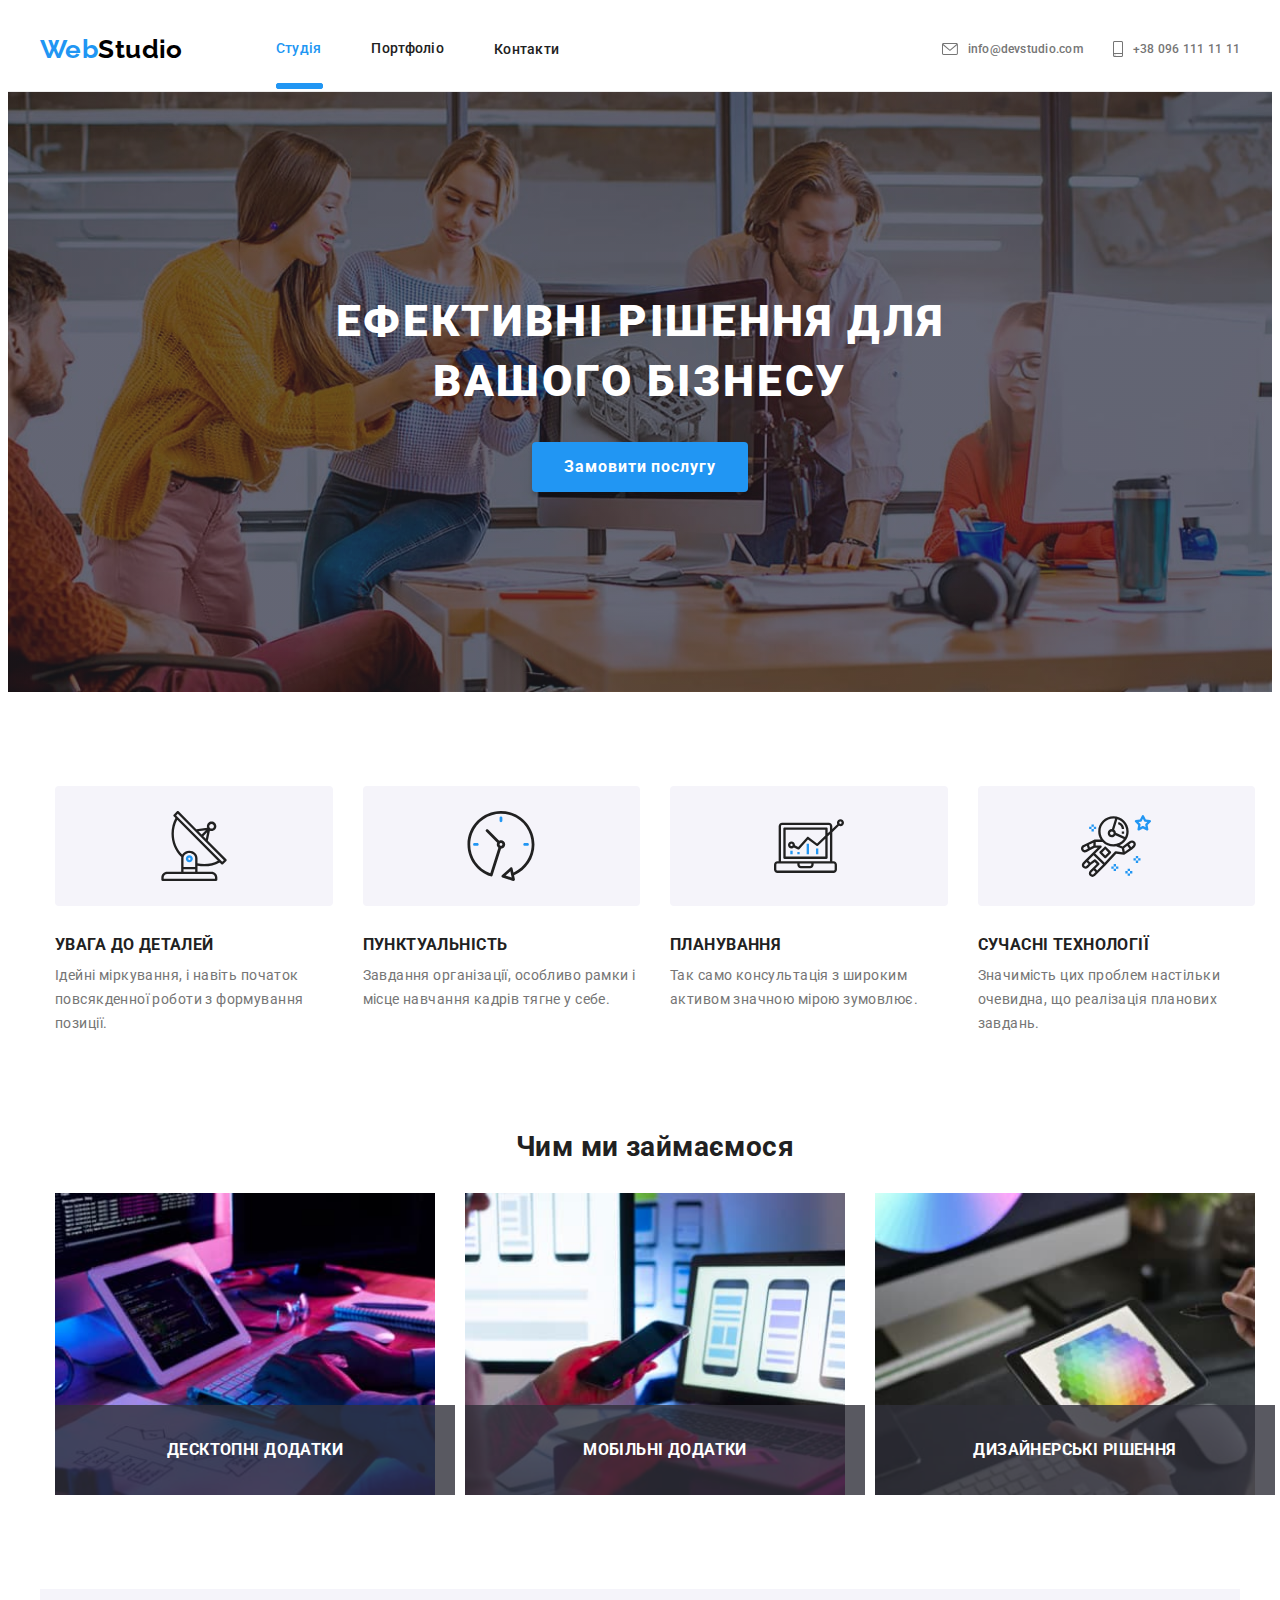
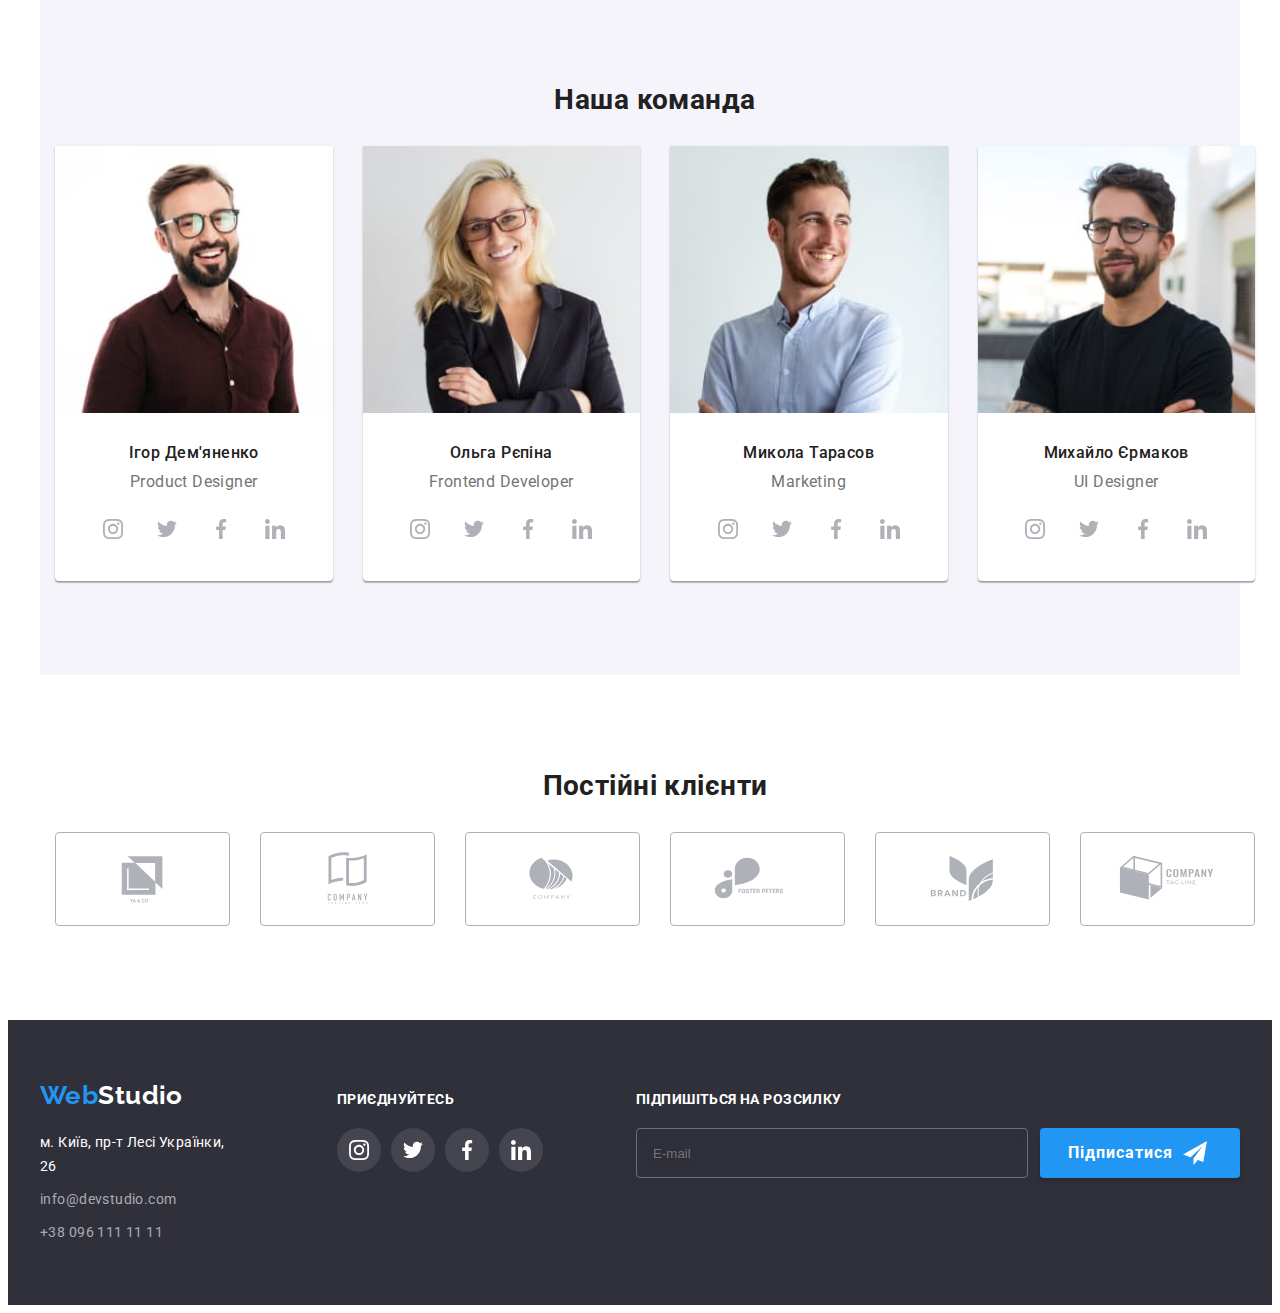
<file: index.html>
<!DOCTYPE html>
<html lang="en">
  <head>
    <meta charset="UTF-8" />
    <meta http-equiv="X-UA-Compatible" content="IE=edge" />
    <meta name="viewport" content="width=device-width, initial-scale=1.0" />
    <link
      href="https://fonts.googleapis.com/css2?family=Raleway:wght@700&family=Roboto:wght@400;500;700;900&display=swap"
      rel="stylesheet"
    />
    <link
      rel="stylesheet"
      href="https://cdnjs.cloudflare.com/ajax/libs/modern-normalize/1.1.0/modern-normalize.min.css"
      integrity="sha512-wpPYUAdjBVSE4KJnH1VR1HeZfpl1ub8YT/NKx4PuQ5NmX2tKuGu6U/JRp5y+Y8XG2tV+wKQpNHVUX03MfMFn9Q=="
      crossorigin="anonymous"
      referrerpolicy="no-referrer"
    />
    <!-- <link rel="stylesheet" href="./css/style.css" /> -->
    <link rel="stylesheet" href="./css/main.min.css" />
    <title>Document</title>
  </head>

  <body>
    <!-- Шапка сторінки-->
    <header class="header-page">
      <div class="header-page__container container">
        <a href="./index.html" lang="en" class="header__logo text"
          ><span class="logo-web">Web</span>Studio</a
        >
        <button
          class="btn-menu mob-open-menu"
          aria-expanded="false"
          aria-controls="mobile-menu"
          aria-label="open menu"
        >
          <svg width="40" height="40" class="menu-icon">
            <use href="./image/symbol-defs.svg#icon-menu"></use>
          </svg>
        </button>
        <div class="menu js-menu-container" id="mobile-menu">
          <button class="btn-menu mob-close-menu" aria-label="close menu">
            <svg width="40" height="40" class="menu-icon">
              <use href="./image/symbol-defs.svg#icon-close-menu"></use>
            </svg>
          </button>
          <nav class="nav">
            <ul class="nav__page list">
              <li class="nav__item">
                <a href="./index.html" class="nav__link nav__link-mob mob current active">Студія</a>
              </li>
              <li class="nav__item">
                <a href="./portfolio.html" class="nav__link mob active">Портфоліо</a>
              </li>
              <li class="nav__item list">
                <a href="./index.html" class="nav__link mob active">Контакти</a>
              </li>
            </ul>
          </nav>
          <ul class="contact list">
            <li class="contact__item">
              <a href="mailto:info@devstudio.com" class="contact__mail mob active">
                <svg class="contact__icon" width="16" height="12">
                  <use href="./image/symbol-defs.svg#icon-mail"></use>
                </svg>
                info@devstudio.com</a
              >
              <ul class="contact-soc list">
                <li class="contact-soc__item">
                  <a href="./" class="contact-soc__link"></a>Instagram
                </li>
                <li class="contact-soc__item">
                  <a href="./" class="contact-soc__link"></a>Twitter
                </li>
                <li class="contact-soc__item">
                  <a href="./" class="contact-soc__link"></a>Facebook
                </li>
                <li class="contact-soc__item">
                  <a href="./" class="contact-soc__link"></a>LinkedIn
                </li>
              </ul>
            </li>
            <li class="contact__item">
              <a href="tel:+380961111111" class="contact__tel mob active">
                <svg class="contact__icon" width="10" height="16">
                  <use href="./image/symbol-defs.svg#icon-smartphone-1"></use></svg
                >+38 096 111 11 11</a
              >
            </li>
          </ul>
        </div>
      </div>
    </header>
    <!-- ----------------Унікальний текст hero-------------------------- -->
    <main>
      <section class="hero-section">
        <h1 class="hero-section__title">Ефективні рішення для вашого бізнесу</h1>
        <button type="button" class="hero-section__btn btn active-btn" data-modal-open>
          Замовити послугу
        </button>
      </section>
      <!----------------опис adventge-->
      <section class="advantage section">
        <div class="container">
          <h2 class="visually-hidden">Переваги</h2>
          <ul class="advantage__list list">
            <li class="advantage__item">
              <div class="advantage__icon">
                <svg width="70" height="70">
                  <use href="./image/symbol-defs.svg#icon-antenna"></use>
                </svg>
              </div>
              <h3 class="advantage__title">УВАГА ДО ДЕТАЛЕЙ</h3>
              <p class="advantage__text">
                Ідейні міркування, і навіть початок повсякденної роботи з формування позиції.
              </p>
            </li>
            <li class="advantage__item">
              <div class="advantage__icon">
                <svg width="70" height="70">
                  <use href="./image/symbol-defs.svg#icon-clock"></use>
                </svg>
              </div>
              <h3 class="advantage__title">ПУНКТУАЛЬНІСТЬ</h3>
              <p class="advantage__text">
                Завдання організації, особливо рамки і місце навчання кадрів тягне у себе.
              </p>
            </li>
            <li class="advantage__item">
              <div class="advantage__icon">
                <svg width="70" height="70">
                  <use href="./image/symbol-defs.svg#icon-diagram"></use>
                </svg>
              </div>
              <h3 class="advantage__title">ПЛАНУВАННЯ</h3>
              <p class="advantage__text">
                Так само консультація з широким активом значною мірою зумовлює.
              </p>
            </li>
            <li class="advantage__item">
              <div class="advantage__icon">
                <svg width="70" height="70">
                  <use href="./image/symbol-defs.svg#icon-astronaut"></use>
                </svg>
              </div>
              <h3 class="advantage__title">СУЧАСНІ ТЕХНОЛОГІЇ</h3>
              <p class="advantage__text">
                Значимість цих проблем настільки очевидна, що реалізація планових завдань.
              </p>
            </li>
          </ul>
        </div>
      </section>
      <!--------- about ----------->
      <section class="work section">
        <div class="container">
          <h2 class="title">Чим ми займаємося</h2>
          <ul class="work__list list">
            <li class="work__item">
              <picture>
                <source
                  media="(min-width: 1200px)"
                  srcset="./image/work/img.jpg 1x, ./image/work/img@2x.jpg 2x"
                  srcset="./image/work/mobile.jpg 1x, ./image/work/mobile@2x.jpg 2x"
                />
                <img src="./image/img.jpg" alt="Картинка" />
              </picture>
              <div class="work__inner">
                <h3 class="work__desc">Десктопні додатки</h3>
              </div>
            </li>
            <li class="work__item">
              <picture>
                <source
                  media="(min-width: 1200px)"
                  srcset="./image/work/mobile.jpg 1x, ./image/work/mobile@2x.jpg 2x"
                />
                <img src="./image/img(1).jpg" alt="Картинка1" />
              </picture>
              <div class="work__inner">
                <h3 class="work__desc">Мобільні додатки</h3>
              </div>
            </li>
            <li class="work__item">
              <picture>
                <source
                  media="(min-width: 1200px)"
                  srcset="./image/work/rgb.jpg 1x, ./image/work/rgb@2x.jpg 2x"
                />
                <img src="./image/img(2).jpg" alt="Картинка2" />
              </picture>
              <div class="work__inner">
                <h3 class="work__desc">Дизайнерські рішення</h3>
              </div>
            </li>
          </ul>
        </div>
      </section>
      <!-----------team --------------- -->
      <section class="team section">
        <div class="container">
          <h2 class="title">Наша команда</h2>
          <ul class="cards list list">
            <li class="card">
              <picture>
                <source
                  media="(min-width: 1200px)"
                  srcset="
                    ./image/team/demyanenko-desktop.jpg    1x,
                    ./image/team/demyanenko-desktop@2x.jpg 2x
                  "
                />

                <source
                  media="(min-width: 768px)"
                  srcset="
                    ./image/team/demyanenko-tablet.jpg    1x,
                    ./image/team/demyanenko-tablet@2x.jpg 2x
                  "
                />

                <source
                  media="(max-width: 767px)"
                  srcset="
                    ./image/team/demyanenko-mobile.jpg    1x,
                    ./image/team/demyanenko-mobile@2x.jpg 2x
                  "
                />
                <img src="./image/igor.jpg" alt="Ігор Дем'яненко" />
              </picture>
              <div class="card__inner">
                <h3 class="card__titel">Ігор Дем'яненко</h3>
                <p class="card__descr">Product Designer</p>
                <ul class="social list">
                  <li class="social-item">
                    <a href="./" class="social__link">
                      <svg class="social__icon" width="20" height="20">
                        <use href="./image/symbol-defs.svg#icon-instagram"></use>
                      </svg>
                    </a>
                  </li>
                  <li class="social-item">
                    <a href="./" class="social__link">
                      <svg class="social__icon" width="20" height="20">
                        <use href="./image/symbol-defs.svg#icon-twitter"></use>
                      </svg>
                    </a>
                  </li>
                  <li class="social-item">
                    <a href="./" class="social__link">
                      <svg class="social__icon" width="20" height="20">
                        <use href="./image/symbol-defs.svg#icon-facebook"></use>
                      </svg>
                    </a>
                  </li>
                  <li class="social-item">
                    <a href="./" class="social__link">
                      <svg class="social__icon" width="20" height="20">
                        <use href="./image/symbol-defs.svg#icon-linkedin"></use>
                      </svg>
                    </a>
                  </li>
                </ul>
              </div>
            </li>

            <li class="card">
              <picture>
                <source
                  media="(min-width: 1200px)"
                  srcset="./image/team/repina-desktop.jpg 1x, ./image/team/repina-desktop@2x.jpg 2x"
                />

                <source
                  media="(min-width: 768px)"
                  srcset="./image/team/repina-tablet.jpg 1x, ./image/team/repina-tablet@2x.jpg 2x"
                />

                <source
                  media="(max-width: 767px)"
                  srcset="./image/team/repina-mobile.jpg 1x, ./image/team/repina-mobile@2x.jpg 2x"
                />
                <img src="./image/olga.jpg" alt="Ольга Рєпіна" />
              </picture>
              <div class="card__inner">
                <h3 class="card__titel">Ольга Рєпіна</h3>
                <p class="card__descr">Frontend Developer</p>
                <ul class="social list">
                  <li class="social-item">
                    <a href="./" class="social__link">
                      <svg class="social__icon" width="20" height="20">
                        <use href="./image/symbol-defs.svg#icon-instagram"></use>
                      </svg>
                    </a>
                  </li>
                  <li class="social-item">
                    <a href="./" class="social__link">
                      <svg class="social__icon" width="20" height="20">
                        <use href="./image/symbol-defs.svg#icon-twitter"></use>
                      </svg>
                    </a>
                  </li>
                  <li class="social-item">
                    <a href="./" class="social__link">
                      <svg class="social__icon" width="20" height="20">
                        <use href="./image/symbol-defs.svg#icon-facebook"></use>
                      </svg>
                    </a>
                  </li>
                  <li class="social-item">
                    <a href="./" class="social__link">
                      <svg class="social__icon" width="20" height="20">
                        <use href="./image/symbol-defs.svg#icon-linkedin"></use>
                      </svg>
                    </a>
                  </li>
                </ul>
              </div>
            </li>

            <li class="card">
              <picture>
                <source
                  media="(min-width: 1200px)"
                  srcset="
                    ./image/team/tarasov-desktop.jpg    1x,
                    ./image/team/tarasov-desktop@2x.jpg 2x
                  "
                />
                <source
                  media="(min-width: 768px)"
                  srcset="./image/team/tarasov-tablet.jpg 1x, ./image/team/tarasov-tablet@2x.jpg 2x"
                />
                <source
                  media="(max-width: 767px)"
                  srcset="./image/team/tarasov-mobile.jpg 1x, ./image/team/tarasov-mobile@2x.jpg 2x"
                />
                <img src="./image/mukola.jpg" alt="Микола Тарасов" />
              </picture>
              <div class="card__inner">
                <h3 class="card__titel">Микола Тарасов</h3>
                <p class="card__descr">Marketing</p>
                <ul class="social list">
                  <li class="social-item">
                    <a href="./" class="social__link">
                      <svg class="social__icon" width="20" height="20">
                        <use href="./image/symbol-defs.svg#icon-instagram"></use>
                      </svg>
                    </a>
                  </li>
                  <li class="social-item">
                    <a href="./" class="social__link">
                      <svg class="social__icon" width="20" height="20">
                        <use href="./image/symbol-defs.svg#icon-twitter"></use>
                      </svg>
                    </a>
                  </li>
                  <li class="social-item">
                    <a href="./" class="social__link">
                      <svg class="social__icon" width="20" height="20">
                        <use href="./image/symbol-defs.svg#icon-facebook"></use>
                      </svg>
                    </a>
                  </li>
                  <li class="social-item">
                    <a href="./" class="social__link">
                      <svg class="social__icon" width="20" height="20">
                        <use href="./image/symbol-defs.svg#icon-linkedin"></use>
                      </svg>
                    </a>
                  </li>
                </ul>
              </div>
            </li>

            <li class="card">
              <picture>
                <source
                  media="(min-width: 1200px)"
                  srcset="
                    ./image/team/ermakov-desktop.jpg    1x,
                    ./image/team/ermakov-desktop@2x.jpg 2x
                  "
                />

                <source
                  media="(min-width: 768px)"
                  srcset="./image/team/ermakov-tablet.jpg 1x, ./image/team/ermakov-tablet@2x.jpg 2x"
                />

                <source
                  media="(max-width: 767px)"
                  srcset="./image/team/ermakov-mobile.jpg 1x, ./image/team/ermakov-mobile@2x.jpg 2x"
                />
                <img src="./image/mykhaylo.jpg" alt="Михайло Єрмаков" />
              </picture>
              <div class="card__inner">
                <h3 class="card__titel">Михайло Єрмаков</h3>
                <p class="card__descr">UI Designer</p>
                <ul class="social list">
                  <li class="social-item">
                    <a href="./" class="social__link">
                      <svg class="social__icon" width="20" height="20">
                        <use href="./image/symbol-defs.svg#icon-instagram"></use>
                      </svg>
                    </a>
                  </li>
                  <li class="social-item">
                    <a href="./" class="social__link">
                      <svg class="social__icon" width="20" height="20">
                        <use href="./image/symbol-defs.svg#icon-twitter"></use>
                      </svg>
                    </a>
                  </li>
                  <li class="social-item">
                    <a href="./" class="social__link">
                      <svg class="social__icon" width="20" height="20">
                        <use href="./image/symbol-defs.svg#icon-facebook"></use>
                      </svg>
                    </a>
                  </li>
                  <li class="social-item">
                    <a href="./" class="social__link">
                      <svg class="social__icon" width="20" height="20">
                        <use href="./image/symbol-defs.svg#icon-linkedin"></use>
                      </svg>
                    </a>
                  </li>
                </ul>
              </div>
            </li>
          </ul>
        </div>
      </section>
      <!-- clients -->
      <section class="clients section">
        <div class="container">
          <h2 class="title">Постійні клієнти</h2>
          <ul class="clients__list list">
            <li class="clients__item">
              <a href="./" class="clients__link">
                <svg class="clients__icon" width="106" height="60">
                  <use href="./image/symbol-defs.svg#icon-Logo"></use>
                </svg>
              </a>
            </li>
            <li class="clients__item">
              <a href="./" class="clients__link">
                <svg class="clients__icon" width="106" height="60">
                  <use href="./image/symbol-defs.svg#icon-Logo1"></use>
                </svg>
              </a>
            </li>
            <li class="clients__item">
              <a href="./" class="clients__link">
                <svg class="clients__icon" width="106" height="60">
                  <use href="./image/symbol-defs.svg#icon-Logo2"></use>
                </svg>
              </a>
            </li>
            <li class="clients__item">
              <a href="./" class="clients__link">
                <svg class="clients__icon" width="106" height="60">
                  <use href="./image/symbol-defs.svg#icon-Logo3"></use>
                </svg>
              </a>
            </li>
            <li class="clients__item">
              <a href="./" class="clients__link">
                <svg class="clients__icon" width="106" height="60">
                  <use href="./image/symbol-defs.svg#icon-Logo4"></use>
                </svg>
              </a>
            </li>
            <li class="clients__item">
              <a href="./" class="clients__link">
                <svg class="clients__icon" width="106" height="60">
                  <use href="./image/symbol-defs.svg#icon-Logo5"></use>
                </svg>
              </a>
            </li>
          </ul>
        </div>
      </section>
    </main>

    <!--footer-->
    <footer class="footer">
      <div class="footer__inner container">
        <div class="footer__mob">
          <div class="address">
            <a lang="en" href="/index.html" class="footer-logo"
              ><span class="logo-web">Web</span>Studio</a
            >
            <address class="address__inner">
              <ul class="list">
                <li class="address__list">
                  <a
                    href="https://goo.gl/maps/MEvcV4YPH9uP2NybA"
                    class="address-link active"
                    rel="noopener nofollow noreferrer"
                    target="_blank"
                    >м. Київ, пр-т Лесі Українки, 26</a
                  >
                </li>
                <li class="address__list">
                  <a
                    href="mailto:info@devstudio.com"
                    class="contact-link active"
                    rel="noopener nofollow noreferrer"
                    >info@devstudio.com</a
                  >
                </li>
                <li class="address__list">
                  <a
                    href="tel:+380961111111"
                    class="contact-link active"
                    rel="noopener nofollow noreferrer"
                    >+38 096 111 11 11</a
                  >
                </li>
              </ul>
            </address>
          </div>
          <div class="footer-social">
            <strong class="social-footer__title">приєднуйтесь</strong>
            <ul class="social-list-footer list">
              <li class="social-item-footer">
                <a href="./" class="social-link-footer">
                  <svg class="social-icon-footer" width="20" height="20">
                    <use href="./image/symbol-defs.svg#icon-instagram"></use>
                  </svg>
                </a>
              </li>
              <li class="social-item-footer">
                <a href="./" class="social-link-footer">
                  <svg class="social-icon-footer" width="20" height="20">
                    <use href="./image/symbol-defs.svg#icon-twitter"></use>
                  </svg>
                </a>
              </li>
              <li class="social-item-footer">
                <a href="./" class="social-link-footer">
                  <svg class="social-icon-footer" width="20" height="20">
                    <use href="./image/symbol-defs.svg#icon-facebook"></use>
                  </svg>
                </a>
              </li>
              <li class="social-item-footer">
                <a href="./" class="social-link-footer">
                  <svg class="social-icon-footer" width="20" height="20">
                    <use href="./image/symbol-defs.svg#icon-linkedin"></use>
                  </svg>
                </a>
              </li>
            </ul>
          </div>
        </div>

        <div>
          <strong class="social-footer__title">Підпишіться на розсилку</strong>
          <form class="footer-field">
            <input
              type="email"
              name="email"
              class="footer-field__input"
              placeholder="E-mail"
              required
            />
            <button type="submit" class="btn--footer-field btn active-btn">
              Підписатися
              <svg width="24" height="24" class="footer-field__icon-send">
                <use href="./image/symbol-defs.svg#icon-send"></use>
              </svg>
            </button>
          </form>
        </div>
      </div>
    </footer>
    <!-- backdrop -->
    <div class="backdrop is-hidden" data-modal>
      <div class="modal">
        <button data-modal-close type="button" class="btn-close">
          <svg width="18" height="18" class="btn-close__close">
            <use href="./image/symbol-defs.svg#icon-close"></use>
          </svg>
        </button>
        <strong class="modal__title">Залиште свої дані, ми вам передзвонимо</strong>
        <form class="modal__form">
          <label for="username" class="modal__field">
            <span class="modal__label">Ім'я</span>
            <div class="modal__inner">
              <input type="text" id="username" name="username" class="modal__input" required />
              <svg width="18" height="18" class="modal__icon">
                <use href="./image/symbol-defs.svg#icon-person"></use>
              </svg>
            </div>
          </label>
          <label for="tel" class="modal__field">
            <span class="modal__label">Телефон</span>
            <div class="modal__inner">
              <input type="tel" id="tel" name="tel" class="modal__input" required />
              <svg width="18" height="18" class="modal__icon">
                <use href="./image/symbol-defs.svg#icon-phone"></use>
              </svg>
            </div>
          </label>
          <label for="email" class="modal__field">
            <span class="modal__label">Пошта</span>
            <div class="modal__inner">
              <input type="email" id="email" name="email" class="modal__input" required />
              <svg width="18" height="18" class="modal__icon">
                <use href="./image/symbol-defs.svg#icon-email"></use>
              </svg>
            </div>
          </label>
          <label for="comment" class="modal__field-textarea">
            <span class="modal__label">Коментар</span>
            <textarea
              id="comment"
              name="comment"
              class="modal-textarea"
              placeholder="Введіть текст"
            ></textarea>
          </label>
          <label for="check" class="modal__checkbox-label">
            <input
              type="checkbox"
              name="check-text"
              id="check"
              class="modal__checkbox visually-hidden"
              required
            />
            <svg width="16" height="15" class="modal__check">
              <use class="checked" href="./image/symbol-defs.svg#icon-check"></use>
              <use class="unchecked" href="./image/symbol-defs.svg#icon-uncheck"></use>
            </svg>
            <p class="modal__privacy">
              Погоджуюся з розсилкою та приймаю
              <a href="./" class="modal__privacy-link">Умови договору</a>
            </p>
          </label>
          <button type="submit" class="btn active-btn">Відправити</button>
        </form>
      </div>
    </div>
    <script src="./js/modal.js"></script>
    <script defer src="js/mobile-menu.js"></script>
  </body>
</html>
</file>
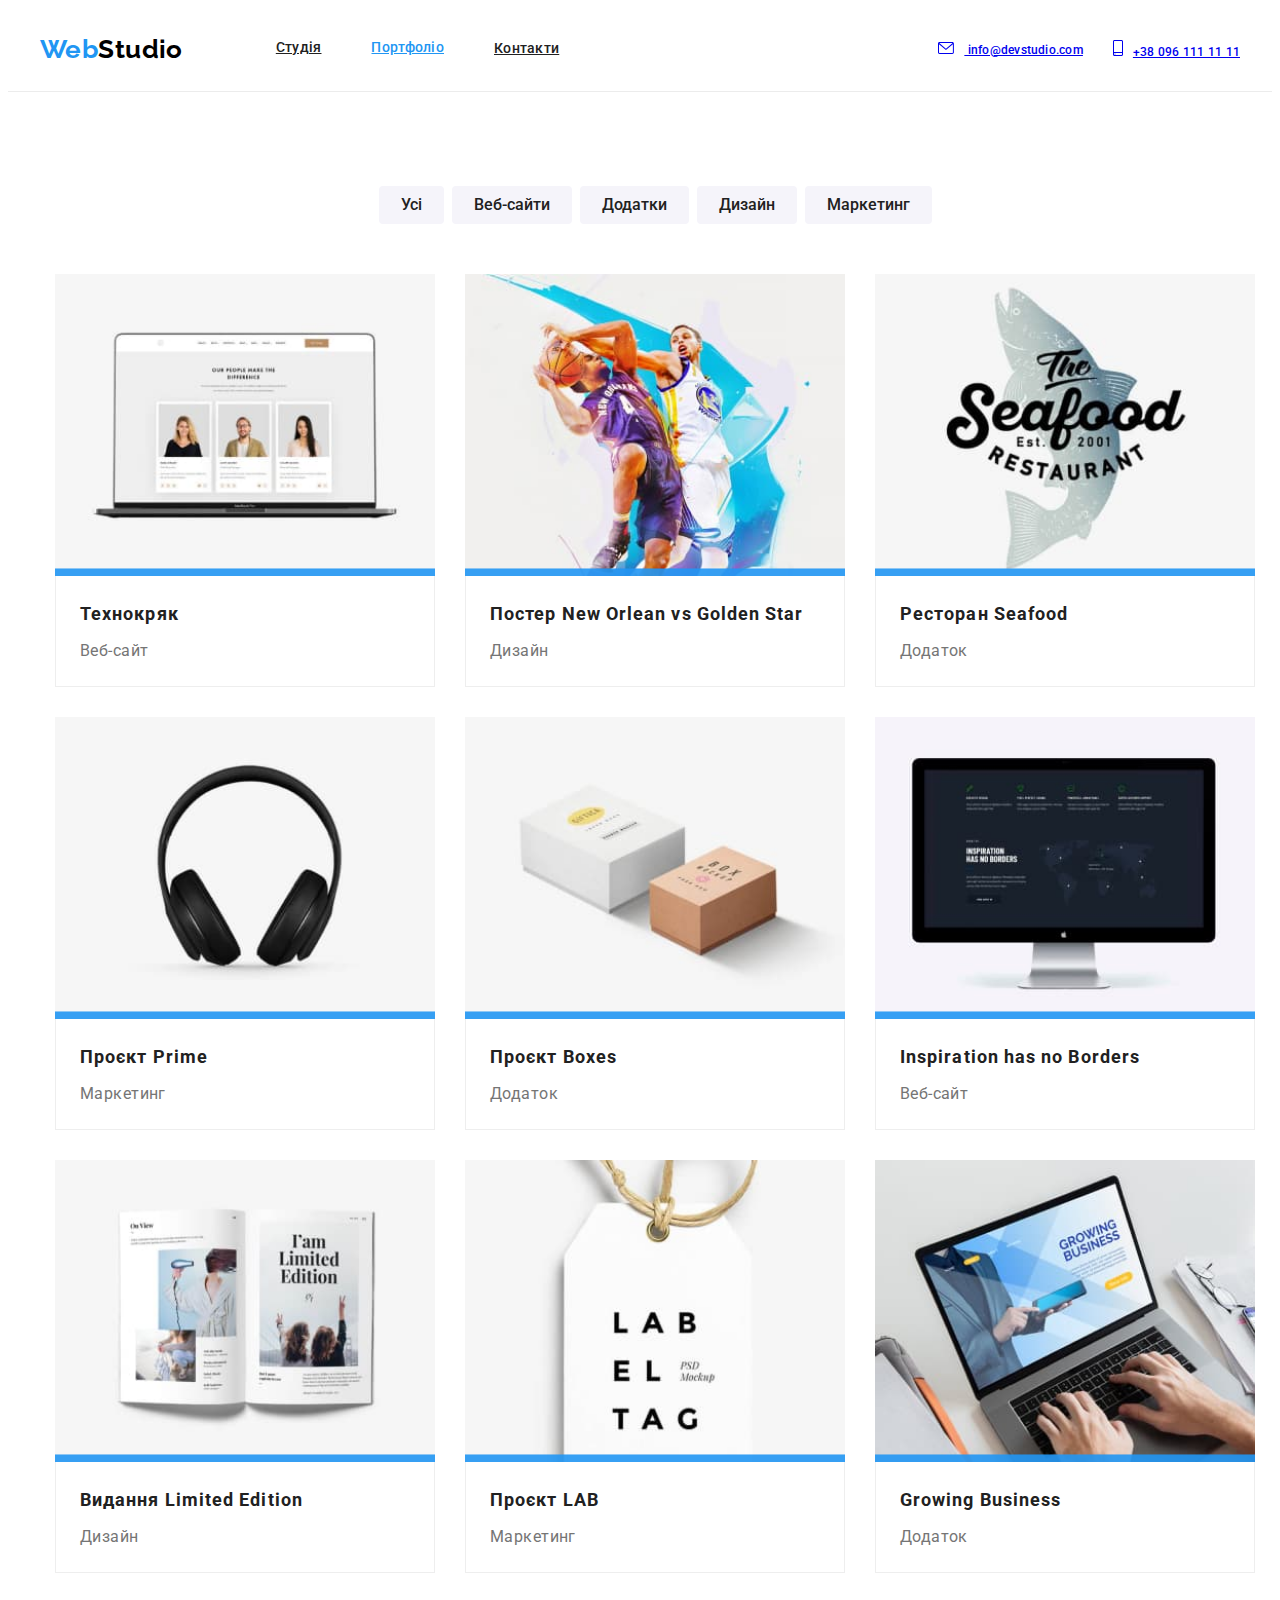
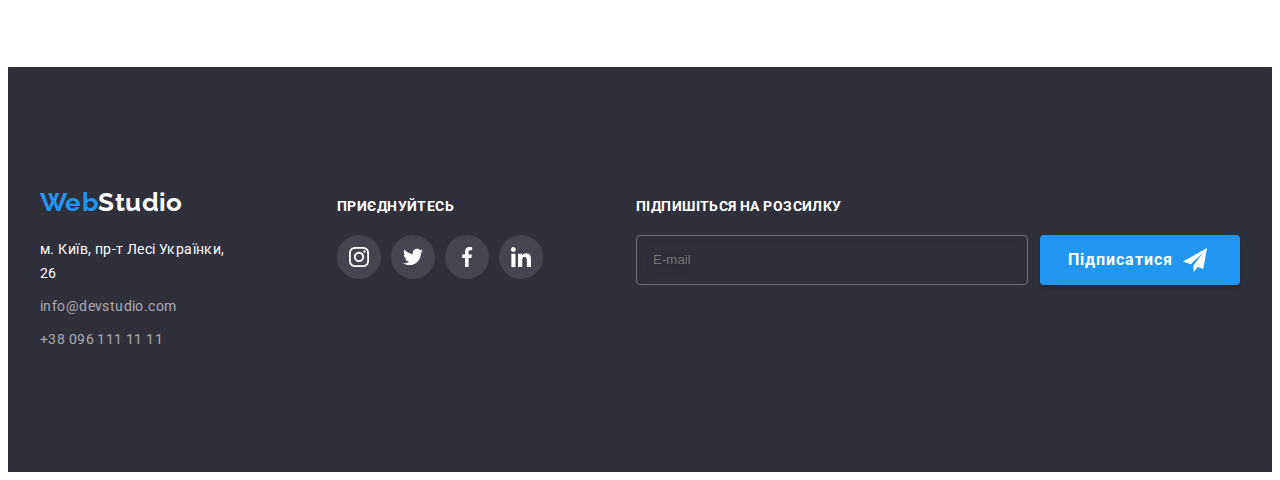
<file: portfolio.html>
<!DOCTYPE html>
<html lang="en">
  <head>
    <meta charset="UTF-8" />
    <meta http-equiv="X-UA-Compatible" content="IE=edge" />
    <meta name="viewport" content="width=device-width, initial-scale=1.0" />
    <link
      href="https://fonts.googleapis.com/css2?family=Raleway:wght@700&family=Roboto:wght@400;500;700;900&display=swap"
      rel="stylesheet"
    />
    <link
      rel="stylesheet"
      href="https://cdnjs.cloudflare.com/ajax/libs/modern-normalize/1.1.0/modern-normalize.min.css"
      integrity="sha512-wpPYUAdjBVSE4KJnH1VR1HeZfpl1ub8YT/NKx4PuQ5NmX2tKuGu6U/JRp5y+Y8XG2tV+wKQpNHVUX03MfMFn9Q=="
      crossorigin="anonymous"
      referrerpolicy="no-referrer"
    />
    <!-- <link rel="stylesheet" href="./css/style.css" /> -->
    <link rel="stylesheet" href="./css/main.min.css"/>
    <title>portfolio</title>
  </head>

  <body>
    <!-- Шапка сторінки-->
   <header class="header-page">
      <div class="header-page__container container">
        <a lang="en" class="header__logo text" href="./index.html"
          ><span class="logo-web">Web</span>Studio</a
        >
        <nav class="nav">
          <ul class="nav__page list">
            <li class="nav__item">
              <a href="./index.html" class="nav__link active">Студія</a>
            </li>
            <li class="nav__item">
              <a href="./portfolio.html" class="nav__link current active">Портфоліо</a>
            </li>
            <li class="nav__item list">
              <a href="./index.html" class="nav__link active">Контакти</a>
            </li>
          </ul>
        </nav>
        <ul class="contact">
          <li class="contact__item">
            <a href="mailto:info@devstudio.com" class="contact__link active">
              <svg class="contact__icon" width="16" height="12">
                <use href="./image/symbol-defs.svg#icon-mail"></use>
              </svg>
              info@devstudio.com</a
            >
          </li>
          <li class="contact__item">
            <a href="tel:+380961111111" class="contact__link active">
              <svg class="contact__icon" width="10" height="16">
                <use href="./image/symbol-defs.svg#icon-smartphone-1"></use></svg
              >+38 096 111 11 11</a
            >
          </li>
        </ul>
      </div>
    </header>
    <!--Унікальний текст портфоліо-->
    <main>
      <section class="section">
        <div class="container">
          <h1 class="visually-hidden">Портфоліо</h1>
          <ul class="btn-lists list">
            <li class="btn-item">
              <button type="button" class="btn-portfolio active-filter">Усі</button>
            </li>
            <li class="btn-item">
              <button type="button" class="btn-portfolio active-filter">Веб-сайти</button>
            </li>
            <li class="btn-item">
              <button type="button" class="btn-portfolio active-filter">Додатки</button>
            </li>
            <li class="btn-item">
              <button type="button" class="btn-portfolio active-filter">Дизайн</button>
            </li>
            <li class="btn-item">
              <button type="button" class="btn-portfolio active-filter">Маркетинг</button>
            </li>
          </ul>

          <!--один список з девяти елементів з посилапням-->
          <ul class="project-lists list">
            <li class="project-item">
              <a href="" class="project-link">
                <div class="project-wrap">
                  <img src="./portfolio/img9.jpg" alt="Технокряк" width="370" />
                  <p class="hover-project">
                    Ресурс пропонує комплексні пропозиції з різним рівнем функціоналу та сервісів.
                    Все це дозволить відвідувачу отримати вичерпні відомості про компанію чи
                    приватну особу.
                  </p>
                </div>
                <div class="project-container">
                  <h2 class="project-title">Технокряк</h2>
                  <p class="project-description">Веб-сайт</p>
                </div>
              </a>
            </li>
            <li class="project-item">
              <div class="project-wrap">
                <a href="" class="project-link">
                <img src="./portfolio/img8.jpg" alt="Постер New Orlean vs Golden Star" width="370" />
                  <p class="hover-project">
                    Ресурс пропонує комплексні пропозиції з різним рівнем функціоналу та сервісів.
                    Все це дозволить відвідувачу отримати вичерпні відомості про компанію чи
                    приватну особу.
                  </p>
              </div>
                <div class="project-container">
                  <h2 class="project-title">Постер New Orlean vs Golden Star</h2>
                  <p class="project-description">Дизайн</p>
                </div>
              </a>
            </li>
            <li class="project-item">
              <div class="project-wrap">
                <a href="" class="project-link">
                <img src="./portfolio/img7.jpg" alt="Ресторан Seafood" width="370" />
                  <p class="hover-project">
                    Ресурс пропонує комплексні пропозиції з різним рівнем функціоналу та сервісів.
                    Все це дозволить відвідувачу отримати вичерпні відомості про компанію чи
                    приватну особу.
                  </p>
              </div>
                <div class="project-container">
                  <h2 class="project-title">Ресторан Seafood</h2>
                  <p class="project-description">Додаток</p>
                </div>
              </a>
            </li>
            <li class="project-item">
              <div class="project-wrap"><a href="" class="project-link">
                <img src="./portfolio/img6.jpg" alt="Проєкт Prime" width="370" />
                <p class="hover-project">
                    Ресурс пропонує комплексні пропозиції з різним рівнем функціоналу та сервісів.
                    Все це дозволить відвідувачу отримати вичерпні відомості про компанію чи
                    приватну особу.
                  </p>
                </div>
                <div class="project-container">
                  <h2 class="project-title">Проєкт Prime</h2>
                  <p class="project-description">Маркетинг</p>
                </div>
              </a>
            </li>
            <li class="project-item">
              <div class="project-wrap"><a href="" class="project-link">
                <img src="./portfolio/img5.jpg" alt="Проєкт Boxes" width="370" />
                <p class="hover-project">
                    Ресурс пропонує комплексні пропозиції з різним рівнем функціоналу та сервісів.
                    Все це дозволить відвідувачу отримати вичерпні відомості про компанію чи
                    приватну особу.
                  </p>
               </div>   
                <div class="project-container">
                  <h2 class="project-title">Проєкт Boxes</h2>
                  <p class="project-description">Додаток</p>
                </div>
              </a>
            </li>
            <li class="project-item">
              <div class="project-wrap"><a href="" class="project-link">
                <img src="./portfolio/img4.jpg" alt="Inspiration has no Borders" width="370" />
                <p class="hover-project">
                    Ресурс пропонує комплексні пропозиції з різним рівнем функціоналу та сервісів.
                    Все це дозволить відвідувачу отримати вичерпні відомості про компанію чи
                    приватну особу.
                  </p>
                </div>

                <div class="project-container">
                  <h2 class="project-title">Inspiration has no Borders</h2>
                  <p class="project-description">Веб-сайт</p>
                </div>
              </a>
            </li>
            <li class="project-item">
              <div class="project-wrap"><a href="" class="project-link">
                <img src="./portfolio/img3.jpg" alt="Видання Limited Edition" width="370" />
                   <p class="hover-project">
                    Ресурс пропонує комплексні пропозиції з різним рівнем функціоналу та сервісів.
                    Все це дозволить відвідувачу отримати вичерпні відомості про компанію чи
                    приватну особу.
                  </p>
                </div>
                <div class="project-container">
                  <h2 class="project-title">Видання Limited Edition</h2>
                  <p class="project-description">Дизайн</p>
                </div>
              </a>
            </li>
            <li class="project-item">
              <div class="project-wrap"><a href="" class="project-link">
                <img src="./portfolio/img2.jpg" alt="Проєкт LAB" width="370" />
                  <p class="hover-project">
                    Ресурс пропонує комплексні пропозиції з різним рівнем функціоналу та сервісів.
                    Все це дозволить відвідувачу отримати вичерпні відомості про компанію чи
                    приватну особу.
                  </p>
                </div>
              
                <div class="project-container">
                  <h2 class="project-title">Проєкт LAB</h2>
                  <p class="project-description">Маркетинг</p>
                </div>
              </a>
            </li>
            <li class="project-item">
              <div class="project-wrap"><a href="" class="project-link">
                <img src="./portfolio/img.jpg" alt="Growing Business" width="370" />
                  <p class="hover-project">
                    Ресурс пропонує комплексні пропозиції з різним рівнем функціоналу та сервісів.
                    Все це дозволить відвідувачу отримати вичерпні відомості про компанію чи
                    приватну особу.
                  </p>
              </div>
                <div class="project-container">
                  <h2 class="project-title">Growing Business</h2>
                  <p class="project-description">Додаток</p>
                </div>
              </a>
            </li>
          </ul>
        </div>
      </section>
    </main>
    <!--footer-->
    <footer class="footer">
      <footer class="footer">
      <div class="footer__inner container">
        <div class="address">
          <a lang="en" href="/index.html" class="footer-logo"
            ><span class="logo-web">Web</span>Studio</a
          >
          <address class="address__inner">
            <ul class="list">
              <li class="address__list">
                <a
                  href="https://goo.gl/maps/MEvcV4YPH9uP2NybA"
                  class="address-link active"
                  rel="noopener nofollow noreferrer"
                  target="_blank"
                  >м. Київ, пр-т Лесі Українки, 26</a
                >
              </li>
              <li class="address__list">
                <a
                  href="mailto:info@devstudio.com"
                  class="contact-link active"
                  rel="noopener nofollow noreferrer"
                  >info@devstudio.com</a
                >
              </li>
              <li class="address__list">
                <a
                  href="tel:+380961111111"
                  class="contact-link active"
                  rel="noopener nofollow noreferrer"
                  >+38 096 111 11 11</a
                >
              </li>
            </ul>
          </address>
         
        </div>
        <div class="footer-social">
          <strong class="social-footer__title">приєднуйтесь</strong>
          <ul class="social-list-footer list">
            <li class="social-item-footer">
              <a href="./" class="social-link-footer">
                <svg class="social-icon-footer" width="20" height="20">
                  <use href="./image/symbol-defs.svg#icon-instagram"></use>
                </svg>
              </a>
            </li>
            <li class="social-item-footer">
              <a href="./" class="social-link-footer">
                <svg class="social-icon-footer" width="20" height="20">
                  <use href="./image/symbol-defs.svg#icon-twitter"></use>
                </svg>
              </a>
            </li>
            <li class="social-item-footer">
              <a href="./" class="social-link-footer">
                <svg class="social-icon-footer" width="20" height="20">
                  <use href="./image/symbol-defs.svg#icon-facebook"></use>
                </svg>
              </a>
            </li>
            <li class="social-item-footer">
              <a href="./" class="social-link-footer">
                <svg class="social-icon-footer" width="20" height="20">
                  <use href="./image/symbol-defs.svg#icon-linkedin"></use>
                </svg>
              </a>
            </li>
          </ul>
        </div>
        <div>
          <strong class="social-footer__title">Підпишіться на розсилку</strong>
          <form class="footer-field">
            <input
              type="email"
              name="email"
              class="footer-field__input"
              placeholder="E-mail"
              required
            />
            <button type="submite" class="btn--footer-field btn active-btn">
              Підписатися
              <svg width="24" heigth="24" class="footer-field__icon-send">
                <use href="./image/symbol-defs.svg#icon-send"></use>
              </svg>
            </button>
          </form>
        </div>
      </div>
    </footer>
  </body>
</html>
</file>
<file: css/main.min.css>
:root{--primary-background: #ffffff;--first-background: #2f303a;--secondary-background: #f5f4fa;--line-header: #ececec;--accent-text: #2196f3;--primary-text: #212121;--secondary-text: #757575;--contacts-text: rgba(255, 255, 255, 0.6);--background-btn: #2196f3;--btn-color: #ffffff;--btn-active: #188ce8;--social-color: #afb1b8;--bgc-modal-color: rgba(0, 0, 0, 0.2);--bgc-work-desc: rgba(47, 48, 58, 0.8);--bgc-project: rgba(33, 150, 243, 0.9);--hero-color: #ffffff;--logo-header: #000000;--footer-color: #ffffff;--bgc-social-footer: rgba(255, 255, 255, 0.1);--logo-font: "Raleway", sans-serif;--prime-font: "Roboto", sans-serif}:root{--primary-background: #ffffff;--first-background: #2f303a;--secondary-background: #f5f4fa;--line-header: #ececec;--accent-text: #2196f3;--primary-text: #212121;--secondary-text: #757575;--contacts-text: rgba(255, 255, 255, 0.6);--background-btn: #2196f3;--btn-color: #ffffff;--btn-active: #188ce8;--social-color: #afb1b8;--bgc-modal-color: rgba(0, 0, 0, 0.2);--bgc-work-desc: rgba(47, 48, 58, 0.8);--bgc-project: rgba(33, 150, 243, 0.9);--hero-color: #ffffff;--logo-header: #000000;--footer-color: #ffffff;--bgc-social-footer: rgba(255, 255, 255, 0.1)}.active{-webkit-transition:color 250ms cubic-bezier(0.4, 0, 0.2, 1);transition:color 250ms cubic-bezier(0.4, 0, 0.2, 1)}.active:hover,.active:focus{color:var(--accent-text)}.title{margin-bottom:50px;font-weight:700;font-size:36px;line-height:1.17;text-align:center}.active.current{position:relative;color:var(--accent-text)}h1,h2,h3,h4,h5,h6,p{margin:0}ul,ol{margin:0;padding-left:0}img{display:block;min-width:100%;height:auto;width:100%}.header a,.footer a,.contact{text-decoration:none}.mob,.text,.address-list{text-decoration:none}.list,.address-list,.contact{list-style:none}.visually-hidden{position:absolute;white-space:nowrap;width:1px;height:1px;overflow:hidden;border:0;padding:0;clip:rect(0 0 0 0);-webkit-clip-path:inset(50%);clip-path:inset(50%);margin:-1px}.social{display:-webkit-box;display:-ms-flexbox;display:flex;-webkit-box-pack:center;-ms-flex-pack:center;justify-content:center;-webkit-box-align:center;-ms-flex-align:center;align-items:center;gap:10px}.social__link{display:-webkit-box;display:-ms-flexbox;display:flex;-webkit-box-pack:center;-ms-flex-pack:center;justify-content:center;-webkit-box-align:center;-ms-flex-align:center;align-items:center;border-radius:50%;width:44px;height:44px;color:var(--social-color);-webkit-transition:color 250ms cubic-bezier(0.4, 0, 0.2, 1),background-color 250ms cubic-bezier(0.4, 0, 0.2, 1);transition:color 250ms cubic-bezier(0.4, 0, 0.2, 1),background-color 250ms cubic-bezier(0.4, 0, 0.2, 1)}.social__link:hover,.social__link:focus{color:var(--btn-color);background-color:var(--accent-text)}.social__icon{fill:currentColor}.btn{display:block;margin:0 auto;padding:10px 32px;-webkit-box-shadow:0px 4px 4px rgba(0,0,0,.15);box-shadow:0px 4px 4px rgba(0,0,0,.15);border:none;min-width:216px;font-family:inherit;border-color:rgba(0,0,0,0);border-radius:4px;color:var(--btn-color);background-color:var(--background-btn);font-weight:700;font-size:16px;line-height:1.88;text-align:center;letter-spacing:.06em;cursor:pointer}.btn-close{display:-webkit-box;display:-ms-flexbox;display:flex;-webkit-box-align:center;-ms-flex-align:center;align-items:center;-webkit-box-pack:center;-ms-flex-pack:center;justify-content:center;position:absolute;top:8px;right:8px;width:30px;height:30px;border:1px solid rgba(0,0,0,.1);border-radius:50%;background-color:inherit;cursor:pointer}.is-hidden{visibility:hidden;opacity:0;pointer-events:none}.backdrop .is-hidden{opacity:0}.backdrop{position:fixed;width:100vw;height:100vh;top:0;background-color:var(--bgc-modal-color);-webkit-transition:opacity 300ms linear,visibility 300ms linear;transition:opacity 300ms linear,visibility 300ms linear}.modal{width:90%;padding:40px;position:absolute;top:50%;left:50%;background-color:#fff;-webkit-box-shadow:0px 1px 3px rgba(0,0,0,.12),0px 1px 1px rgba(0,0,0,.14),0px 2px 1px rgba(0,0,0,.2);box-shadow:0px 1px 3px rgba(0,0,0,.12),0px 1px 1px rgba(0,0,0,.14),0px 2px 1px rgba(0,0,0,.2);border-radius:4px;-webkit-transform:translate(-50%, -50%) scale(1);transform:translate(-50%, -50%) scale(1);-webkit-transition:-webkit-transform 250ms cubic-bezier(0.4, 0, 0.2, 1);transition:-webkit-transform 250ms cubic-bezier(0.4, 0, 0.2, 1);transition:transform 250ms cubic-bezier(0.4, 0, 0.2, 1);transition:transform 250ms cubic-bezier(0.4, 0, 0.2, 1), -webkit-transform 250ms cubic-bezier(0.4, 0, 0.2, 1)}.backdrop .is-hidden .modal{-webkit-transform:translate(-50%, -50%) scale(1.15);transform:translate(-50%, -50%) scale(1.15)}@media screen and (min-width: 480px){.modal{width:450px}}@media screen and (min-width: 1200px){.modal{width:528px}}.modal__title{display:block;margin-bottom:12px;font-weight:700;font-size:20px;line-height:1.15;text-align:center}@media screen and (min-width: 1200px){.modal__title{line-height:1.15}}.modal__field{display:block;margin-bottom:10px}.modal__label{margin-bottom:4px;display:block;font-size:12px;line-height:1.17;letter-spacing:.01em;color:var(--secondary-text)}.modal__inner{position:relative}.modal__input{padding-left:42px;border:1px solid rgba(33,33,33,.2);border-radius:4px;height:40px;width:100%;outline:none;-webkit-transition:border 250ms cubic-bezier(0.4, 0, 0.2, 1);transition:border 250ms cubic-bezier(0.4, 0, 0.2, 1)}.modal__input:hover,.modal__input:focus{border-color:var(--accent-text)}.modal__icon{position:absolute;top:50%;left:12px;-webkit-transform:translateY(-50%);transform:translateY(-50%);fill:currentColor;-webkit-transition:fill 250ms cubic-bezier(0.4, 0, 0.2, 1);transition:fill 250ms cubic-bezier(0.4, 0, 0.2, 1)}.modal .modal__input:hover+.modal__icon,.modal .modal__input:focus+.modal__icon{fill:var(--accent-text)}.modal__field-textarea{display:block;margin-bottom:20px}.modal__textarea{resize:none;width:100%;height:120px;padding:12px 16px;color:currentColor;outline:none;border:1px solid rgba(33,33,33,.2);border-radius:4px}.modal__textarea::-webkit-input-placeholder{line-height:1.14;letter-spacing:.01em;color:rgba(117,117,117,.5)}.modal__textarea::-moz-placeholder{line-height:1.14;letter-spacing:.01em;color:rgba(117,117,117,.5)}.modal__textarea:-ms-input-placeholder{line-height:1.14;letter-spacing:.01em;color:rgba(117,117,117,.5)}.modal__textarea::-ms-input-placeholder{line-height:1.14;letter-spacing:.01em;color:rgba(117,117,117,.5)}.modal__textarea::placeholder{line-height:1.14;letter-spacing:.01em;color:rgba(117,117,117,.5)}@media screen and (min-width: 1200px){.modal__textarea{font-size:12px;line-height:1.17;letter-spacing:.01em}}.modal__checkbox-label{display:-webkit-box;display:-ms-flexbox;display:flex;-webkit-box-align:center;-ms-flex-align:center;align-items:center;margin-bottom:30px;position:relative;top:0;left:0}.modal__privacy{font-weight:400;font-size:12px;padding-left:24px;line-height:1.71;color:var(--secondary-text)}@media screen and (min-width: 1200px){.modal__privacy{font-size:14px;line-height:1.71}}.modal__privacy-link{line-height:1.71;color:var(--accent-text)}.modal__field-textarea{margin-bottom:20px}.modal__input:hover,.modal__input:focus,.modal-textarea:hover,.modal-textarea:focus{border:solid 1px var(--accent-text)}.modal-textarea{height:120px;padding:12px 16px;border:1px solid rgba(33,33,33,.2);border-radius:4px;resize:none;width:100%;outline:none;-webkit-transition:border 250ms cubic-bezier(0.4, 0, 0.2, 1);transition:border 250ms cubic-bezier(0.4, 0, 0.2, 1)}.modal-textarea::-webkit-input-placeholder{font-size:12px;line-height:1.67;letter-spacing:.01em}.modal-textarea::-moz-placeholder{font-size:12px;line-height:1.67;letter-spacing:.01em}.modal-textarea:-ms-input-placeholder{font-size:12px;line-height:1.67;letter-spacing:.01em}.modal-textarea::-ms-input-placeholder{font-size:12px;line-height:1.67;letter-spacing:.01em}.modal-textarea::placeholder{font-size:12px;line-height:1.67;letter-spacing:.01em}.modal__check{margin-right:7px}.modal__checkbox:checked+.modal__check .unchecked{opacity:0}.modal__checkbox:checked+.modal__check .checked{opacity:1}.checked{-webkit-transition:opacity 250ms cubic-bezier(0.4, 0, 0.2, 1);transition:opacity 250ms cubic-bezier(0.4, 0, 0.2, 1);opacity:0}.unchecked{opacity:1;-webkit-transition:opacity 250ms cubic-bezier(0.4, 0, 0.2, 1);transition:opacity 250ms cubic-bezier(0.4, 0, 0.2, 1)}.btn-close:hover{color:var(--accent-text)}.btn-close__close{fill:currentColor}body{font-family:var(--prime-font);color:var(--primary-text);background-color:var(--primary-background);letter-spacing:.03em;font-size:14px}@media screen and (max-width: 767px){body{padding-top:60px}}.container{width:100%;padding-left:15px;padding-right:15px;margin:0 auto}@media screen and (min-width: 480px)and (max-width: 767px){.container{width:480px}}@media screen and (min-width: 768px)and (max-width: 1199px){.container{width:768px}}@media screen and (min-width: 1200px){.container{width:1200px}}.section{max-width:1200px;margin:0 auto}@media screen and (max-width: 1199px){.section{padding:60px 0}}@media screen and (min-width: 1200px){.section{padding-top:94px;padding-bottom:94px}}.team{background-color:var(--secondary-background)}.cards{-webkit-box-pack:center;-ms-flex-pack:center;justify-content:center;display:-webkit-box;display:-ms-flexbox;display:flex;-ms-flex-wrap:wrap;flex-wrap:wrap;gap:30px}.card{max-width:100%;-webkit-box-shadow:0px 1px 3px rgba(0,0,0,.12),0px 1px 1px rgba(0,0,0,.14),0px 2px 1px rgba(0,0,0,.2);box-shadow:0px 1px 3px rgba(0,0,0,.12),0px 1px 1px rgba(0,0,0,.14),0px 2px 1px rgba(0,0,0,.2);border-radius:0px 0px 4px 4px;background-color:var(--primary-background)}@media screen and (min-width: 768px){.card{width:calc((100% - 30px)/2)}}@media screen and (min-width: 1200px){.card{width:calc((100% - 90px)/4)}}.card__inner{padding:30px 0;text-align:center}.card__titel{margin-bottom:10px;font-weight:500;font-size:16px;line-height:1.19;color:var(--primary-text)}.card__descr{margin-bottom:16px;font-size:16px;line-height:1.19;color:var(--secondary-text)}.work{padding-top:47px}@media screen and (max-width: 1199px){.work{display:none}}.work__list{display:-webkit-box;display:-ms-flexbox;display:flex;-ms-flex-wrap:wrap;flex-wrap:wrap;gap:30px}.work__item{position:relative;-ms-flex-preferred-size:calc((100% - 60px)/3);flex-basis:calc((100% - 60px)/3)}.work__inner{position:absolute;bottom:0;left:0;display:-webkit-box;display:-ms-flexbox;display:flex;-webkit-box-pack:center;-ms-flex-pack:center;justify-content:center;-webkit-box-align:center;-ms-flex-align:center;align-items:center;padding:10px;width:100%;height:70px;background-color:var(--bgc-work-desc)}.work__desc{font-weight:700;line-height:1.14;text-align:center;text-transform:uppercase;color:var(--hero-color)}@media screen and (min-width: 1200px){.advantage{padding-bottom:47px}}.advantage__list{-webkit-box-pack:center;-ms-flex-pack:center;justify-content:center;display:-webkit-box;display:-ms-flexbox;display:flex;-ms-flex-wrap:wrap;flex-wrap:wrap;gap:30px}@media screen and (max-width: 767px){.advantage__item{max-width:100%}}@media screen and (min-width: 768px){.advantage__item{max-width:calc((100% - 30px)/2)}}@media screen and (min-width: 1200px){.advantage__item{max-width:calc((100% - 90px)/4)}}.advantage__icon{display:-webkit-box;display:-ms-flexbox;display:flex;-webkit-box-pack:center;-ms-flex-pack:center;justify-content:center;-webkit-box-align:center;-ms-flex-align:center;align-items:center;height:120px;background-color:var(--secondary-background);border-radius:4px;margin-bottom:30px}.advantage__title{margin-bottom:10px;font-weight:700;line-height:1.14;text-transform:uppercase}@media screen and (max-width: 767px){.advantage__title{margin-bottom:10px;text-align:center;font-weight:700;line-height:1.14;text-transform:uppercase}}.advantage__text{font-weight:400;line-height:1.71;color:var(--secondary-text)}.title{font-weight:700;font-size:28px;line-height:1.18;text-align:center;margin-bottom:30px}.clients__list{-webkit-box-pack:center;-ms-flex-pack:center;justify-content:center;display:-webkit-box;display:-ms-flexbox;display:flex;-ms-flex-wrap:wrap;flex-wrap:wrap;gap:30px}.clients__item{width:calc((100% - 30px)/2)}@media screen and (min-width: 768px){.clients__item{width:calc((100% - 60px)/3)}}@media screen and (min-width: 1200px){.clients__item{width:calc((100% - 150px)/6)}}.clients__link{display:-webkit-box;display:-ms-flexbox;display:flex;-webkit-box-pack:center;-ms-flex-pack:center;justify-content:center;-webkit-box-align:center;-ms-flex-align:center;align-items:center;height:92px;border:1px solid var(--social-color);border-radius:4px;color:var(--social-color);-webkit-transition:color 250ms cubic-bezier(0.4, 0, 0.2, 1),background-color 250ms cubic-bezier(0.4, 0, 0.2, 1);transition:color 250ms cubic-bezier(0.4, 0, 0.2, 1),background-color 250ms cubic-bezier(0.4, 0, 0.2, 1)}.clients__link:hover,.clients__link:focus{border-color:var(--accent-text);color:var(--accent-text)}.clients__icon{fill:currentColor}.footer{background-color:var(--first-background);padding:60px 0}@media screen and (min-width: 1200px){.footer__inner{-webkit-box-align:baseline;-ms-flex-align:baseline;align-items:baseline;display:-webkit-box;display:-ms-flexbox;display:flex}}@media screen and (min-width: 768px)and (max-width: 1199px){.footer__mob{display:-webkit-box;display:-ms-flexbox;display:flex;-webkit-box-pack:center;-ms-flex-pack:center;justify-content:center;-webkit-box-align:baseline;-ms-flex-align:baseline;align-items:baseline;margin-bottom:60px}}@media screen and (min-width: 1200px){.footer__mob{display:-webkit-box;display:-ms-flexbox;display:flex;-webkit-box-pack:center;-ms-flex-pack:center;justify-content:center;-webkit-box-align:baseline;-ms-flex-align:baseline;align-items:baseline}}@media screen and (max-width: 1199px){.footer-social{margin-bottom:60px}}@media screen and (min-width: 1200px){.footer-social{-webkit-box-align:baseline;-ms-flex-align:baseline;align-items:baseline;margin-right:93px}}.social-footer__title{display:block;margin-bottom:20px;font-weight:700;line-height:1.14;text-transform:uppercase;color:var(--footer-color)}@media screen and (max-width: 1199px){.social-footer__title{text-align:center;margin-bottom:20px}}.social-list-footer{-webkit-box-pack:center;-ms-flex-pack:center;justify-content:center;display:-webkit-box;display:-ms-flexbox;display:flex;gap:10px;color:var(--footer-color)}.social-link-footer{display:-webkit-box;display:-ms-flexbox;display:flex;-webkit-box-pack:center;-ms-flex-pack:center;justify-content:center;-webkit-box-align:center;-ms-flex-align:center;align-items:center;border-radius:50%;width:44px;height:44px;color:var(--footer-color);background-color:var(--bgc-social-footer)}.social-link-footer:hover,.social-link-footer:focus{color:var(--btn-color);background-color:var(--accent-text)}.social-icon-footer{fill:currentColor}.social-footer__title{margin-bottom:20px;color:var(--footer-color);font-weight:700;font-size:14px;line-height:1.14;text-transform:uppercase}.footer-logo{display:inline-block;margin-bottom:20px;font-family:var(--logo-font);font-weight:700;font-size:24px;line-height:1.17;color:var(--footer-color);text-decoration:none}@media screen and (min-width: 1200px){.footer-logo{font-size:26px;line-height:1.19}}@media screen and (min-width: 768px)and (max-width: 1199px){.address{margin-right:165px}}@media screen and (max-width: 769px){.address{text-align:center;margin-bottom:60px}}@media screen and (max-width: 1199px){.address{text-align:center}}@media screen and (min-width: 1200px){.address{margin-right:93px}}.address__inner{font-style:normal}.address__list:not(:last-child){margin-bottom:9px}@media screen and (max-width: 1199px){.address:last-child{margin-bottom:60px}}.address-link{line-height:1.71;color:var(--footer-color)}.contact-link{line-height:1.71;color:var(--contacts-text)}.btn--footer-field{display:-webkit-box;display:-ms-flexbox;display:flex;height:50px;-webkit-box-align:center;-ms-flex-align:center;align-items:center;min-width:200px;padding:10px 28px}@media screen and (max-width: 1199px){.footer-field{text-align:center}}@media screen and (min-width: 1200px){.footer-field{display:-webkit-box;display:-ms-flexbox;display:flex}}.footer-field__icon-send{margin-left:10px;fill:currentColor}.footer-field__input{width:100%;padding:15px 16px;border:1px solid rgba(255,255,255,.3);-webkit-filter:drop-shadow(0px 4px 4px rgba(0, 0, 0, 0.15));filter:drop-shadow(0px 4px 4px rgba(0, 0, 0, 0.15));border-radius:4px;background-color:inherit;color:var(--footer-color)}.footer-field__input__input::-webkit-input-placeholder{font-size:16px;line-height:1.25;color:rgba(255,255,255,.6)}.footer-field__input__input::-moz-placeholder{font-size:16px;line-height:1.25;color:rgba(255,255,255,.6)}.footer-field__input__input:-ms-input-placeholder{font-size:16px;line-height:1.25;color:rgba(255,255,255,.6)}.footer-field__input__input::-ms-input-placeholder{font-size:16px;line-height:1.25;color:rgba(255,255,255,.6)}.footer-field__input__input::placeholder{font-size:16px;line-height:1.25;color:rgba(255,255,255,.6)}@media screen and (min-width: 480px)and (max-width: 1199px){.footer-field__input{width:450px;margin-left:auto;margin-right:auto}}@media screen and (max-width: 1199px){.footer-field__input{margin-bottom:20px}}@media screen and (min-width: 1200px){.footer-field__input{width:358px;margin-right:12px}}.header-page{background-color:var(--primary-background);border-bottom:1px solid var(--line-header)}@media screen and (max-width: 767px){.header-page{position:fixed;top:0;left:0;width:100%}}.header-page__container{display:-webkit-box;display:-ms-flexbox;display:flex}@media screen and (max-width: 767px){.header-page__container{-webkit-box-align:center;-ms-flex-align:center;align-items:center;-webkit-box-pack:justify;-ms-flex-pack:justify;justify-content:space-between}}.header__logo{display:inline-block;padding-top:16px;padding-bottom:16px;margin-right:93px;font-family:"Raleway",sans-serif;font-weight:700;font-size:24px;line-height:1.17;color:var(--logo-header)}@media screen and (min-width: 768px){.header__logo{padding-top:26px;padding-bottom:26px}}@media screen and (min-width: 1200px){.header__logo{font-size:26px;line-height:1.19}}.logo-web{color:var(--accent-text)}@media screen and (max-width: 767px){.menu{position:absolute;top:0px;left:0px;overflow:hidden;display:-webkit-box;display:-ms-flexbox;display:flex;-webkit-box-orient:vertical;-webkit-box-direction:normal;-ms-flex-direction:column;flex-direction:column;-webkit-box-align:start;-ms-flex-align:start;align-items:flex-start;-webkit-box-pack:justify;-ms-flex-pack:justify;justify-content:space-between;padding:48px 40px;width:100%;height:100vh;-webkit-transform:translatex(-101%);transform:translatex(-101%);background-color:var(--primary-background);-webkit-transition:color 250ms cubic-bezier(0.4, 0, 0.2, 1);transition:color 250ms cubic-bezier(0.4, 0, 0.2, 1)}}@media screen and (min-width: 768px){.menu{display:-webkit-box;display:-ms-flexbox;display:flex;-webkit-box-align:center;-ms-flex-align:center;align-items:center;-webkit-box-flex:1;-ms-flex-positive:1;flex-grow:1}}.menu.is-open{-webkit-transform:translatex(0);transform:translatex(0)}.menu-icon{fill:currentColor}.mob-open-menu,.mob-close-menu{background-color:rgba(0,0,0,0);border:none}@media screen and (min-width: 768px){.mob-open-menu,.mob-close-menu{display:none}}.mob-close-menu{position:absolute;top:10px;right:15px}@media screen and (max-width: 767px){.nav{margin-bottom:40px}}.nav__link{font-weight:500;letter-spacing:.02em;color:currentColor}@media screen and (max-width: 767px){.nav__link{display:-webkit-box;display:-ms-flexbox;display:flex;font-size:40px;line-height:1.18}.nav__link:not(:last-child){margin-bottom:32px}}@media screen and (min-width: 768px){.nav__link{padding:32px 0}.nav__link:not(:last-child){margin-right:50px;line-height:1.14;letter-spacing:.02em}}@media screen and (min-width: 1200px){.nav__link{font-weight:500;font-size:14px;line-height:1.14;letter-spacing:.02em}}@media screen and (min-width: 768px){.nav__page{display:-webkit-box;display:-ms-flexbox;display:flex}}@media screen and (min-width: 768px){.nav__page{display:-webkit-box;display:-ms-flexbox;display:flex}}.nav__item{font-weight:500;letter-spacing:.02em;color:currentColor}@media screen and (max-width: 767px){.nav__item{display:-webkit-box;display:-ms-flexbox;display:flex;font-size:40px;line-height:1.18}.nav__item:not(:last-child){margin-bottom:32px}}@media screen and (min-width: 768px){.nav__item{padding:32px 0}.nav__item:not(:last-child){margin-right:50px;line-height:1.14;letter-spacing:.02em}}@media screen and (min-width: 1200px){.nav__item{font-weight:500;font-size:14px;line-height:16px;letter-spacing:.02em}}.nav__link-mob{position:relative;color:var(--accent-text)}@media screen and (min-width: 768px){.nav__link-mob::after{content:"";position:absolute;bottom:-1px;left:0;width:100%;height:4px;border:1px solid var(--accent-text);border-radius:2px;background-color:var(--accent-text)}}.contact{font-weight:500;letter-spacing:.02em;color:var(--secondary-text)}@media screen and (max-width: 767px){.contact{display:-webkit-box;display:-ms-flexbox;display:flex;-webkit-box-orient:vertical;-webkit-box-direction:reverse;-ms-flex-direction:column-reverse;flex-direction:column-reverse;font-size:18px;line-height:1.18}}@media screen and (min-width: 768px){.contact{margin-left:auto;font-size:12px;line-height:1.17;letter-spacing:.02em}}@media screen and (min-width: 1200px){.contact{display:-webkit-box;display:-ms-flexbox;display:flex;-webkit-box-align:center;-ms-flex-align:center;align-items:center;line-height:1.14}}@media screen and (max-width: 767px){.contact__item:not(:last-child){margin-bottom:32px}}@media screen and (min-width: 768px)and (max-width: 1200px){.contact__item:not(:last-child){margin-bottom:10px}}@media screen and (min-width: 1200px){.contact__item:not(:last-child){margin-right:30px}}.contact__tel{color:currentColor;display:-webkit-box;display:-ms-flexbox;display:flex;-webkit-box-align:center;-ms-flex-align:center;align-items:center}@media screen and (min-width: 320px)and (max-width: 767px){.contact__tel{font-size:27px}}@media screen and (max-width: 767px){.contact__tel{color:var(--accent-text)}}.contact__mail{color:currentColor;display:-webkit-box;display:-ms-flexbox;display:flex;-webkit-box-align:center;-ms-flex-align:center;align-items:center}@media screen and (max-width: 767px){.contact__mail{font-size:24px;margin-bottom:64px;display:block;line-height:1.67}}.contact__icon{margin-right:8px;fill:currentColor}@media screen and (max-width: 767px){.contact__icon{display:none}}@media screen and (min-width: 1200px){.contact__icon{margin-right:10px}}.contact-soc{display:-webkit-box;display:-ms-flexbox;display:flex;-ms-flex-wrap:wrap;flex-wrap:wrap}@media screen and (max-width: 479px){.contact-soc{-webkit-box-pack:center;-ms-flex-pack:center;justify-content:center}}@media screen and (min-width: 768px){.contact-soc{display:none}}.contact-soc__item{color:var(--accent-text);padding:0 10px}@media screen and (min-width: 480px){.contact-soc__item:not(:first-child){border-left:1px solid rgba(33,33,33,.2)}}@media screen and (max-width: 479px){.contact-soc__item{display:-webkit-box;display:-ms-flexbox;display:flex;-webkit-box-pack:center;-ms-flex-pack:center;justify-content:center;-ms-flex-preferred-size:50%;flex-basis:50%;margin-bottom:10px}.contact-soc__item:nth-child(even){border-left:1px solid rgba(33,33,33,.2)}}.contact-soc__link{font-weight:500;font-size:18px;line-height:1.22;letter-spacing:.02em;color:var(--accent-text)}.hero-section{background-color:var(--first-background);background-image:-webkit-gradient(linear, left top, right top, from(rgba(47, 48, 58, 0.4)), to(rgba(47, 48, 58, 0.4))),url("../image/bgc-hero.jpg");background-image:linear-gradient(to right, rgba(47, 48, 58, 0.4), rgba(47, 48, 58, 0.4)),url("../image/bgc-hero.jpg");background-size:cover;background-position:center;text-align:center;background-repeat:no-repeat;max-width:1600px;margin:0 auto}@media screen and (max-width: 767px){.hero-section{padding:118px 0;background-image:-webkit-gradient(linear, left top, right top, from(rgba(47, 48, 58, 0.4)), to(rgba(47, 48, 58, 0.4))),url("../image/hero/mobile.jpg");background-image:linear-gradient(to right, rgba(47, 48, 58, 0.4), rgba(47, 48, 58, 0.4)),url("../image/hero/mobile.jpg")}}@media screen and (max-width: 767px)and (min-device-pixel-ratio: 2),screen and (max-width: 767px)and (-webkit-min-device-pixel-ratio: 2),screen and (max-width: 767px)and (min-resolution: 192dpi),screen and (max-width: 767px)and (min-resolution: 2dppx){.hero-section{background-image:-webkit-gradient(linear, left top, right top, from(rgba(47, 48, 58, 0.4)), to(rgba(47, 48, 58, 0.4))),url("../image/hero/mobile@2x.jpg");background-image:linear-gradient(to right, rgba(47, 48, 58, 0.4), rgba(47, 48, 58, 0.4)),url("../image/hero/mobile@2x.jpg")}}@media screen and (min-width: 481px){.hero-section{padding:118px 0;background-image:-webkit-gradient(linear, left top, right top, from(rgba(47, 48, 58, 0.4)), to(rgba(47, 48, 58, 0.4))),url("../image/hero/tablet.jpg");background-image:linear-gradient(to right, rgba(47, 48, 58, 0.4), rgba(47, 48, 58, 0.4)),url("../image/hero/tablet.jpg")}}@media screen and (min-width: 481px)and (min-device-pixel-ratio: 2),screen and (min-width: 481px)and (-webkit-min-device-pixel-ratio: 2),screen and (min-width: 481px)and (min-resolution: 192dpi),screen and (min-width: 481px)and (min-resolution: 2dppx){.hero-section{background-image:-webkit-gradient(linear, left top, right top, from(rgba(47, 48, 58, 0.4)), to(rgba(47, 48, 58, 0.4))),url("../image/hero/tablet@2x.jpg");background-image:linear-gradient(to right, rgba(47, 48, 58, 0.4), rgba(47, 48, 58, 0.4)),url("../image/hero/tablet@2x.jpg")}}@media screen and (min-width: 1199px){.hero-section{padding:200px 0;background-image:-webkit-gradient(linear, left top, right top, from(rgba(47, 48, 58, 0.4)), to(rgba(47, 48, 58, 0.4))),url("../image/hero/descktop.jpg");background-image:linear-gradient(to right, rgba(47, 48, 58, 0.4), rgba(47, 48, 58, 0.4)),url("../image/hero/descktop.jpg")}}@media screen and (min-width: 1199px)and (min-device-pixel-ratio: 2),screen and (min-width: 1199px)and (-webkit-min-device-pixel-ratio: 2),screen and (min-width: 1199px)and (min-resolution: 192dpi),screen and (min-width: 1199px)and (min-resolution: 2dppx){.hero-section{background-image:-webkit-gradient(linear, left top, right top, from(rgba(47, 48, 58, 0.4)), to(rgba(47, 48, 58, 0.4))),url("../image/hero/descktop@2x.jpg");background-image:linear-gradient(to right, rgba(47, 48, 58, 0.4), rgba(47, 48, 58, 0.4)),url("../image/hero/descktop@2x.jpg")}}.hero-section__title{margin-bottom:30px;font-weight:900;font-size:26px;line-height:1.62;letter-spacing:.06em;text-transform:uppercase;color:var(--hero-color)}@media screen and (min-width: 479px)and (max-width: 767px){.hero-section__title{width:360px;margin-left:auto;margin-right:auto}}@media screen and (min-width: 768px){.hero-section__title{width:696px;margin-left:auto;margin-right:auto;font-size:44px;line-height:1.36}}.hero-section__btn{margin:0 auto;padding:10px 32px;min-width:216px}.btn-lists{display:-webkit-box;display:-ms-flexbox;display:flex;-webkit-box-pack:center;-ms-flex-pack:center;justify-content:center;margin-bottom:50px}.btn-item:not(:last-child){margin-right:8px}.btn-portfolio{padding:6px 22px;background:#f5f4fa;border-color:rgba(0,0,0,0);border-radius:4px;font-family:inherit;font-weight:500;font-size:16px;line-height:1.62;color:inherit;cursor:pointer;border:none;background-color:var(--secondary-background);-webkit-transition:color 250ms cubic-bezier(0.4, 0, 0.2, 1),background-color 250ms cubic-bezier(0.4, 0, 0.2, 1),-webkit-box-shadow 250ms cubic-bezier(0.4, 0, 0.2, 1);transition:color 250ms cubic-bezier(0.4, 0, 0.2, 1),background-color 250ms cubic-bezier(0.4, 0, 0.2, 1),-webkit-box-shadow 250ms cubic-bezier(0.4, 0, 0.2, 1);transition:box-shadow 250ms cubic-bezier(0.4, 0, 0.2, 1),color 250ms cubic-bezier(0.4, 0, 0.2, 1),background-color 250ms cubic-bezier(0.4, 0, 0.2, 1);transition:box-shadow 250ms cubic-bezier(0.4, 0, 0.2, 1),color 250ms cubic-bezier(0.4, 0, 0.2, 1),background-color 250ms cubic-bezier(0.4, 0, 0.2, 1),-webkit-box-shadow 250ms cubic-bezier(0.4, 0, 0.2, 1)}.active-filter:focus,.active-filter:hover{-webkit-box-shadow:0px 3px 1px rgba(0,0,0,.1),0px 1px 2px rgba(0,0,0,.08),0px 2px 2px rgba(0,0,0,.12);box-shadow:0px 3px 1px rgba(0,0,0,.1),0px 1px 2px rgba(0,0,0,.08),0px 2px 2px rgba(0,0,0,.12);border-radius:4px;color:var(--btn-color);background-color:var(--background-btn)}.active-btn:focus,.active-btn:hover{background-color:var(--btn-active)}.active-btn{-webkit-transition:background-color 250ms cubic-bezier(0.4, 0, 0.2, 1);transition:background-color 250ms cubic-bezier(0.4, 0, 0.2, 1)}.project-lists{display:-webkit-box;display:-ms-flexbox;display:flex;-ms-flex-wrap:wrap;flex-wrap:wrap;gap:30px}.project-item{-ms-flex-preferred-size:calc((100% - 60px)/3);flex-basis:calc((100% - 60px)/3)}.project-link{display:block;text-decoration:none;color:inherit;-webkit-transition:-webkit-box-shadow 250ms cubic-bezier(0.4, 0, 0.2, 1);transition:-webkit-box-shadow 250ms cubic-bezier(0.4, 0, 0.2, 1);transition:box-shadow 250ms cubic-bezier(0.4, 0, 0.2, 1);transition:box-shadow 250ms cubic-bezier(0.4, 0, 0.2, 1), -webkit-box-shadow 250ms cubic-bezier(0.4, 0, 0.2, 1)}.project-wrap{position:relative;overflow:hidden}.hover-project{padding:63px 24px;position:absolute;top:0;left:0;font-weight:400;font-size:18px;line-height:1.56;color:var(--btn-color);background-color:var(--bgc-project);-webkit-transform:translateY(100%);transform:translateY(100%);-webkit-transition:-webkit-transform 250ms cubic-bezier(0.4, 0, 0.2, 1);transition:-webkit-transform 250ms cubic-bezier(0.4, 0, 0.2, 1);transition:transform 250ms cubic-bezier(0.4, 0, 0.2, 1);transition:transform 250ms cubic-bezier(0.4, 0, 0.2, 1), -webkit-transform 250ms cubic-bezier(0.4, 0, 0.2, 1)}.project-link:hover .hover-project,.project-link:focus .hover-project{-webkit-transform:translateY(0);transform:translateY(0)}.project-link:hover,.project-link:focus{outline:none;-webkit-box-shadow:0px 1px 1px rgba(0,0,0,.12),0px 4px 4px rgba(0,0,0,.06),1px 4px 6px rgba(0,0,0,.16);box-shadow:0px 1px 1px rgba(0,0,0,.12),0px 4px 4px rgba(0,0,0,.06),1px 4px 6px rgba(0,0,0,.16)}.project-container{padding:20px 24px;border-bottom:1px solid #eee;border-right:1px solid #eee;border-left:1px solid #eee}.project-title{margin-bottom:4px;font-weight:700;font-size:18px;line-height:2;letter-spacing:.06em}.project-description{font-size:16px;line-height:1.88;color:var(--secondary-text)}/*# sourceMappingURL=main.min.css.map */
</file>
